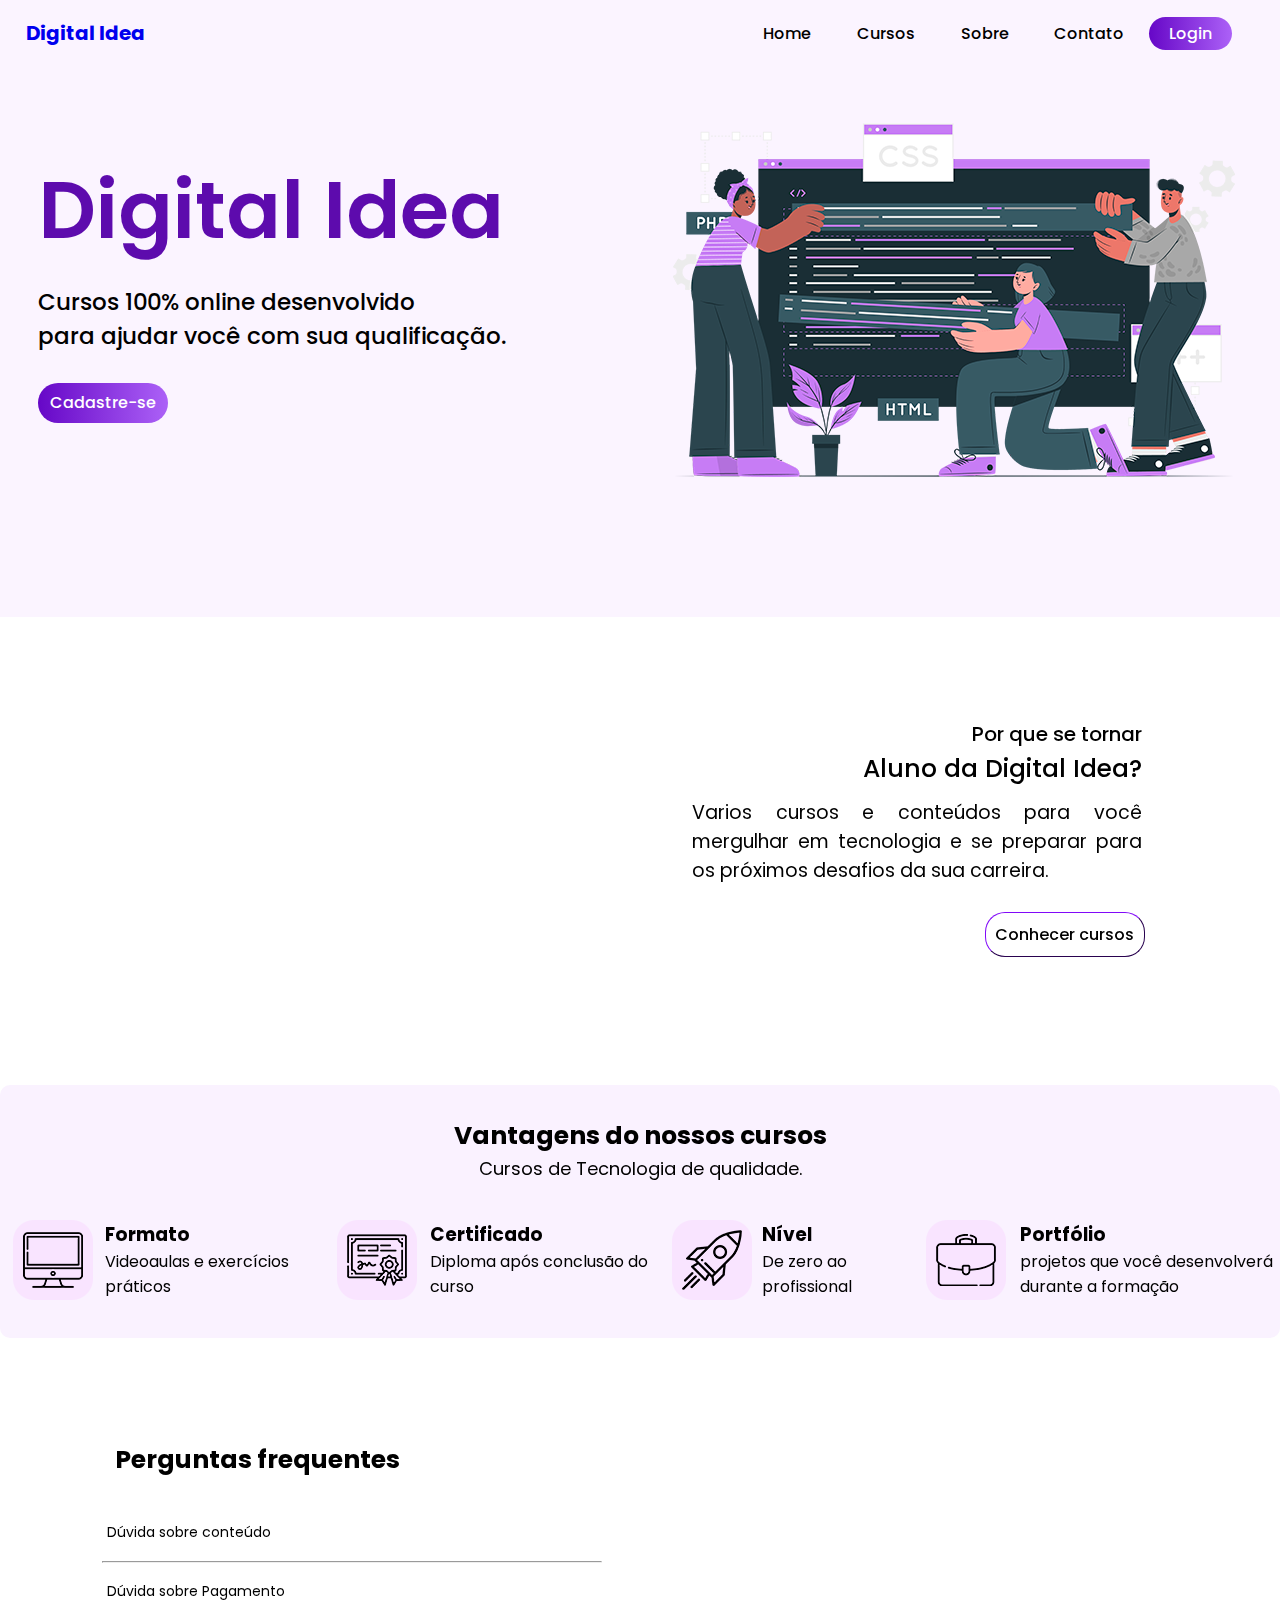
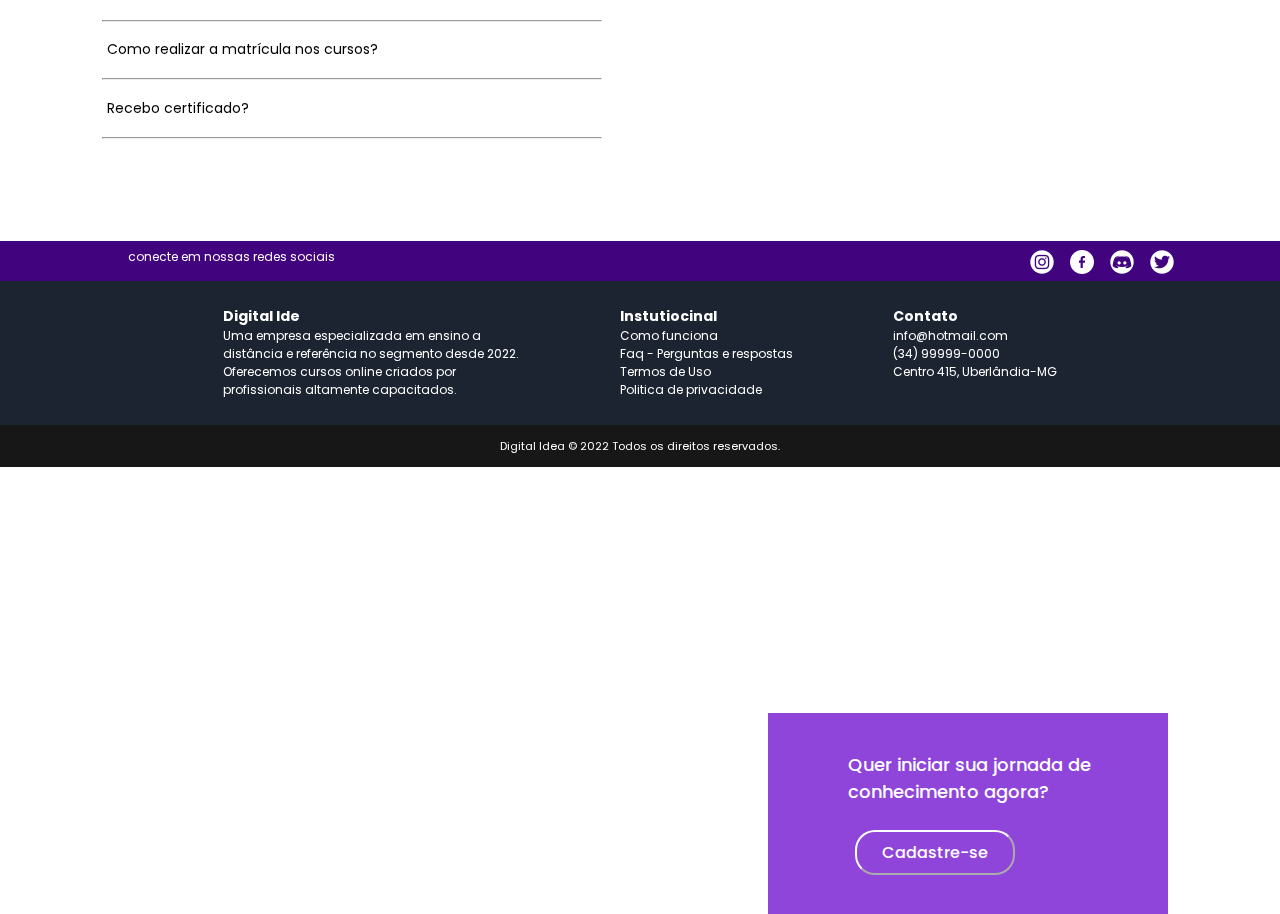
<file: index.html>
<!DOCTYPE html>
<html lang="pt-br">
<head>
    <meta charset="UTF-8">
    <meta http-equiv="X-UA-Compatible" content="IE=edge">
    <meta name="viewport" content="width=device-width, initial-scale=1.0">
    <link rel="stylesheet" href="style.css">
    <link rel="preconnect" href="https://fonts.googleapis.com">
    <link rel="preconnect" href="https://fonts.gstatic.com" crossorigin>
    <link href="https://fonts.googleapis.com/css2?family=Poppins:ital,wght@0,100;0,200;0,300;0,400;0,500;0,700;0,800;0,900;1,100;1,200;1,300;1,400;1,500;1,600;1,700;1,800;1,900&display=swap" rel="stylesheet">
    <title>Curso Online</title>
</head>
<body>
    <nav class="nav"> <!-- barra navegação -->

        <div class="btn-nav"> 
            <a href="index.html"><button>Home</button></a>
            <a href="cursos.html"><button>Cursos</button></a>
            <a href="sobre.html"><button>Sobre</button></a>
            <a href="contato.html"><button>Contato</button></a>
            <a href="login.html"> <button id="btn-login">Login</button></a>
        </div>

        <div id="logo">
            <a href="index.html"> <h2>
                Digital Idea
            </h2></a>
        </div>
    </nav> <!-- barra navegação -->

    <main class="main"> <!-- Primeira tela -->
        <div class="main-text">
            <h2>Digital Idea</h2>
            <p>Cursos 100% online desenvolvido<br>para ajudar você com sua qualificação.</p>
            <form method="get" action="cadastro.html"> <button type="submit" id="btn-cadastro">Cadastre-se</button> </form>
        </div>
        <div>
            <img src="imagens/img-2.png" alt="img-pro"  id="img-pro">
        </div>
        </main> <!-- Primeira tela -->

        <section class="section1"> <!-- Section -->

            <div class="video"><iframe width="500" height="255" src="https://www.youtube.com/embed/Ptbk2af68e8" title="YouTube video player" frameborder="0" allow="accelerometer; autoplay; clipboard-write; encrypted-media; gyroscope; picture-in-picture" allowfullscreen></iframe></div>

            <div class="div-aluno"> <!-- Resumo aluno -->
                <h2>Por que se tornar</h2>
                <h1>Aluno da Digital Idea?</h1>
                <p>Varios cursos e conteúdos para você mergulhar em tecnologia e se preparar para os próximos desafios da sua carreira. 
                </p>
                <a href="cursos.html"><button id="btn-conhecer">Conhecer cursos</button></a>
            </div> <!-- Resumo aluno -->
            

           
    
    
        </section> <!-- Section -->
    

    <div class="titulo">
        <h1>Vantagens do nossos cursos</h1>
        <p>Cursos de Tecnologia de qualidade.</p>
    </div>

        <div class="resumo"> <!-- Resumo -->
            <div>
                <img src="imagens/pc.png" alt="pc">
                <div class="wrapper"><h3>Formato</h3>
                <p>Videoaulas e exercícios práticos</p> </div>
            </div >
            <div>
                <img src="imagens/certificado.png" alt="certificado">
                <div class="wrapper">  <h3>Certificado</h3>
                <p>Diploma após conclusão do curso</p> </div>
            </div>
            <div >
                <img src="imagens/foguete.png" alt="foguete">
                <div class="wrapper">  <h3>Nível</h3> 
                <p>De zero ao profissional</p> </div>
            </div>
            <div>
                <img src="imagens/mala.png" alt="Portfólio">
                <div class="wrapper">  <h3>Portfólio</h3> 
                <p>projetos que você desenvolverá durante a formação</p> </div>
            </div>
        </div> <!-- Resumo -->


        <section class="section2"> <!-- section2 -->


            <h2 style="font-size: 25px">Perguntas frequentes</h2>

    
            <details>
                <summary>Dúvida sobre conteúdo</summary>
                <p>Os módulos estão divididos de acordo com a progressão didática dos conteúdos, ou seja, de acordo com a sequência que você deve estudar para realmente aprender o conteúdo respeitando os pré-requisitos de cada conteúdo.</p>
            </details>
            <hr>

            <details>
                <summary>Dúvida sobre Pagamento</summary>
                <p>O pagamento pode ser feito com cartão de crédito e débito, boleto bancário, PayPal e Pix.</p>
            </details>
            <hr>

            <details>
                <summary>Como realizar a matrícula nos cursos?</summary>
                <p>Caso ainda não tenha, é necessário realizar um cadastro em nosso portal, preenchendo um formulário (é simples e rápido)! Ao término do cadastro, você já terá seu login e senha de acesso e poderá realizar a matrícula nos cursos disponíveis em nosso catálogo.</p>
            </details>
            <hr>

            <details>
                <summary>Recebo certificado?</summary>
                <p>Sim! Todos os nossos cursos contém emissão de certificado.</p>
            </details>
            <hr>

            <div class="jornada-div">
                <p> Quer iniciar sua jornada de conhecimento agora? </p><br>
                <a href="cadastro.html"> <button >Cadastre-se</button> </a>
            </div>
        </section><!-- section2 -->
      



        <footer> <!-- Footer -->
            <div class="barraredes">
                <p style="font-size: 12px;">conecte em nossas redes sociais</p>
                <div class="redes"> 
                    <a href="#"><img src="imagens/instagram.png" alt=""></a>
                    <a href="#"><img src="imagens/facebook.png" alt=""></a>
                    <a href="#"><img src="imagens/discord.png" alt=""></a>
                    <a href="#"><img src="imagens/twitter.png" alt=""></a>
                </div>
            </div>

            <div class="info">
                <div>
                    <h2>Digital Ide</h2>
                    <p>Uma empresa especializada em ensino a <br> distância e referência no segmento desde 2022.<br> Oferecemos cursos  online criados por <br>profissionais altamente capacitados.</p>
                </div>

                <div> 
                    <h2>Instutiocinal</h2>
                    <p>Como funciona</p>
                    <p>Faq - Perguntas e respostas</p>
                    <p>Termos de Uso</p>
                    <p>Politica de privacidade</p>
                </div>

                <div>
                    <h2>Contato</h2>
                    <p>info@hotmail.com</p>
                    <p>(34) 99999-0000</p>
                    <p>Centro 415, Uberlândia-MG</p>
                </div>
            </div>

            <div class="direitos">
                <p>Digital Idea © 2022 Todos os direitos reservados.</p>
            </div>


        </footer> <!-- Footer -->

</body>
</html>
</file>
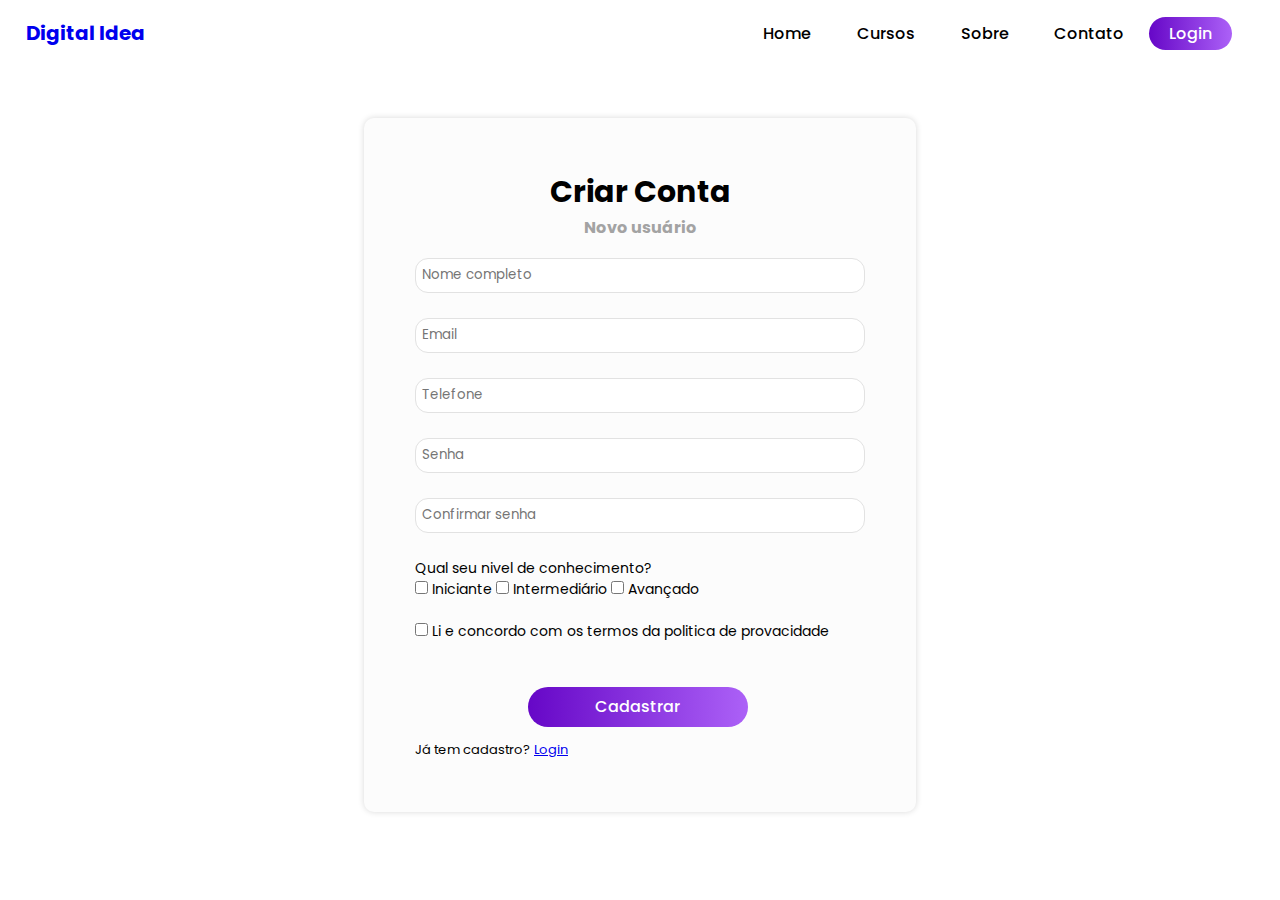
<file: cadastro.html>
<!DOCTYPE html>
<html lang="pt-br">
<head>
    <meta charset="UTF-8">
    <meta http-equiv="X-UA-Compatible" content="IE=edge">
    <meta name="viewport" content="width=device-width, initial-scale=1.0">
    <link rel="stylesheet" href="stylecadastro.css">
    <link rel="preconnect" href="https://fonts.googleapis.com">
    <link rel="preconnect" href="https://fonts.gstatic.com" crossorigin>
    <link href="https://fonts.googleapis.com/css2?family=Poppins:ital,wght@0,100;0,200;0,300;0,400;0,500;0,700;0,800;0,900;1,100;1,200;1,300;1,400;1,500;1,600;1,700;1,800;1,900&display=swap" rel="stylesheet">
    <title>Curso Online</title>
</head>
<body>
    <nav class="nav"> <!-- barra navegação -->
        <div class="btn-nav"> 
            <a href="index.html"><button>Home</button></a>
            <a href="cursos.html"><button>Cursos</button></a>
            <a href="sobre.html"><button>Sobre</button></a>
            <a href="contato.html"><button>Contato</button></a>
            <a href="login.html"> <button id="btn-login">Login</button></a>
        </div>
        <div id="logo">
            <a href="index.html"> <h2>
                Digital Idea
            </h2></a>
        </div>
    </nav> <!-- barra navegação -->

    <div class="cadastro"> <!-- cadastro -->

        <div class="divbase"> <!-- divbase -->
            <h2>Criar Conta</h2>
            <h3>Novo usuário</h3>

            <div class="inputcadastro"> <!-- inputcadastro -->
                <input type="Nome completo" placeholder="Nome completo"> <br>
                <input type="email" placeholder="Email" ><br>
                <input type="text" placeholder="Telefone"><br>
                <input type="password" placeholder="Senha"><br>
                <input type="password" placeholder="Confirmar senha"><br> 
            </div> <!-- inputcadastro -->
             
            <div class="label1" class="divcheck"> <!-- divcheck -->
                <p>Qual seu nivel de conhecimento?</p>
                <input type="checkbox">
                    <label>Iniciante</label>
                <input type="checkbox">
                    <label>Intermediário</label>
                <input type="checkbox">
                    <label>Avançado</label> <br> <br>
            
            <input type="checkbox">
            <label class="label1">Li e concordo com os termos da politica de provacidade </label> </div> <!-- divcheck -->

            <button>Cadastrar</button>
            <p class="p1">Já tem cadastro? <a href="login.html">Login</a></p>
        </div> <!-- divbase -->
        
    </div> <!-- cadastro -->
</file>
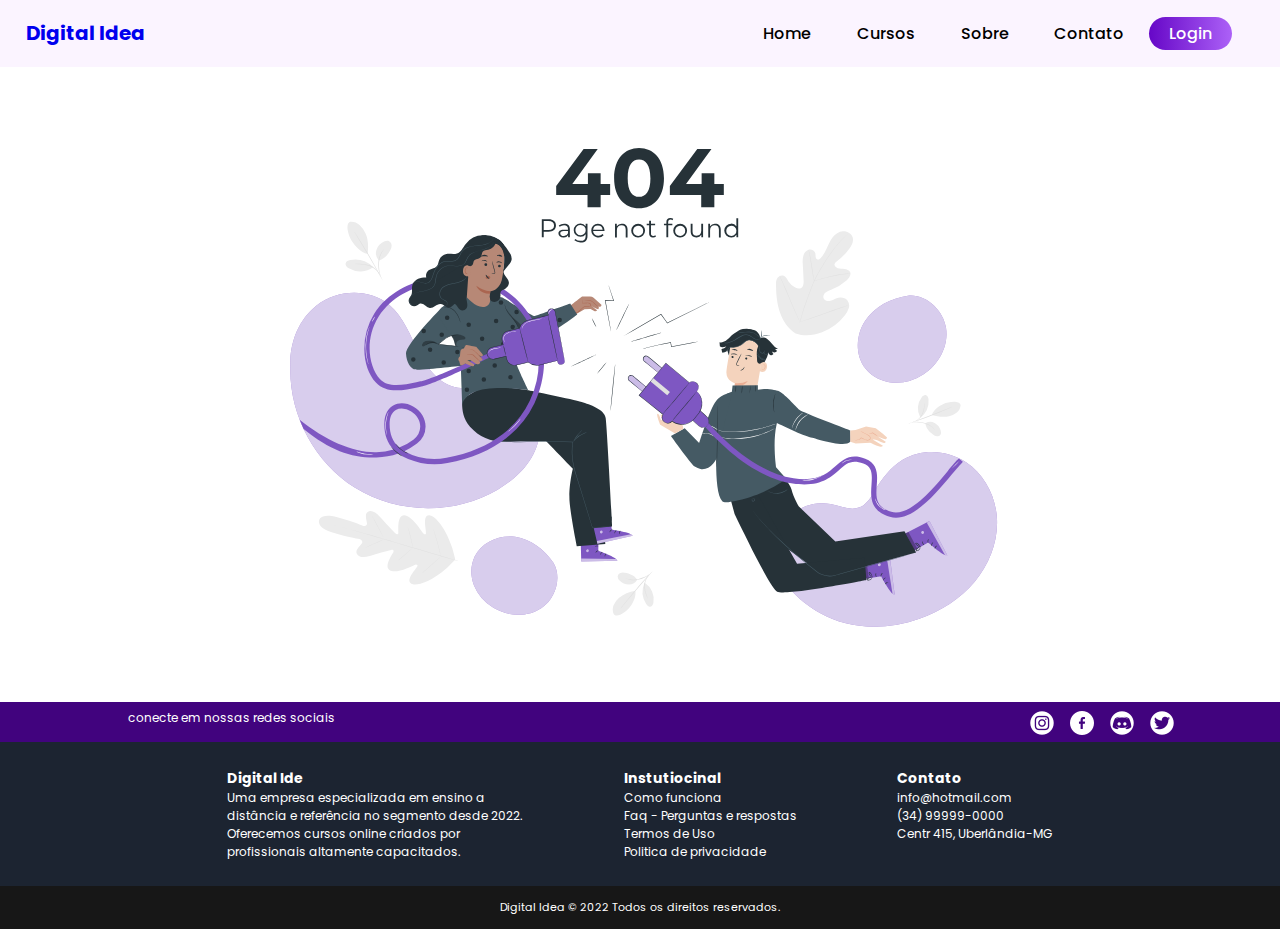
<file: contato.html>
<!DOCTYPE html>
<html lang="pt-br">
<head>
    <meta charset="UTF-8">
    <meta http-equiv="X-UA-Compatible" content="IE=edge">
    <meta name="viewport" content="width=device-width, initial-scale=1.0">
    <link rel="stylesheet" href="stylecontato.css">
    <link rel="preconnect" href="https://fonts.googleapis.com">
    <link rel="preconnect" href="https://fonts.gstatic.com" crossorigin>
    <link href="https://fonts.googleapis.com/css2?family=Poppins:ital,wght@0,100;0,200;0,300;0,400;0,500;0,700;0,800;0,900;1,100;1,200;1,300;1,400;1,500;1,600;1,700;1,800;1,900&display=swap" rel="stylesheet">
    <title>Curso Online</title>
</head>
<body>
    <nav class="nav"> <!-- barra navegação -->

        <div class="btn-nav"> 
            <a href="index.html"><button>Home</button></a>
            <a href="cursos.html"><button>Cursos</button></a>
            <a href="sobre.html"><button>Sobre</button></a>
            <a href="contato.html"><button>Contato</button></a>
            <a href="login.html"> <button id="btn-login">Login</button></a>
        </div>

        <div id="logo">
            <a href="index.html"> <h2>
                Digital Idea
            </h2></a>
        </div>
    </nav> <!-- barra navegação -->

    <div class="animação" >
        <img src="imagens/404.svg" alt="">
   
    </div>



    <footer> <!-- Footer -->
        <div class="barraredes">
            <p style="font-size: 12px;">conecte em nossas redes sociais</p>
            <div class="redes"> 
                <a href="#"><img src="imagens/instagram.png" alt=""></a>
                <a href="#"><img src="imagens/facebook.png" alt=""></a>
                <a href="#"><img src="imagens/discord.png" alt=""></a>
                <a href="#"><img src="imagens/twitter.png" alt=""></a>
            </div>
        </div>

        <div class="info">
            <div>
                <h2>Digital Ide</h2>
                <p>Uma empresa especializada em ensino a <br> distância e referência no segmento desde 2022.<br> Oferecemos cursos  online criados por <br>profissionais altamente capacitados.</p>
            </div>

            <div> 
                <h2>Instutiocinal</h2>
                <p>Como funciona</p>
                <p>Faq - Perguntas e respostas</p>
                <p>Termos de Uso</p>
                <p>Politica de privacidade</p>
            </div>

            <div>
                <h2>Contato</h2>
                <p>info@hotmail.com</p>
                <p>(34) 99999-0000</p>
                <p>Centr 415, Uberlândia-MG</p>
            </div>
        </div>

        <div class="direitos">
            <p>Digital Idea © 2022 Todos os direitos reservados.</p>
        </div>


    </footer> <!-- Footer -->

</body>
</html>
</file>
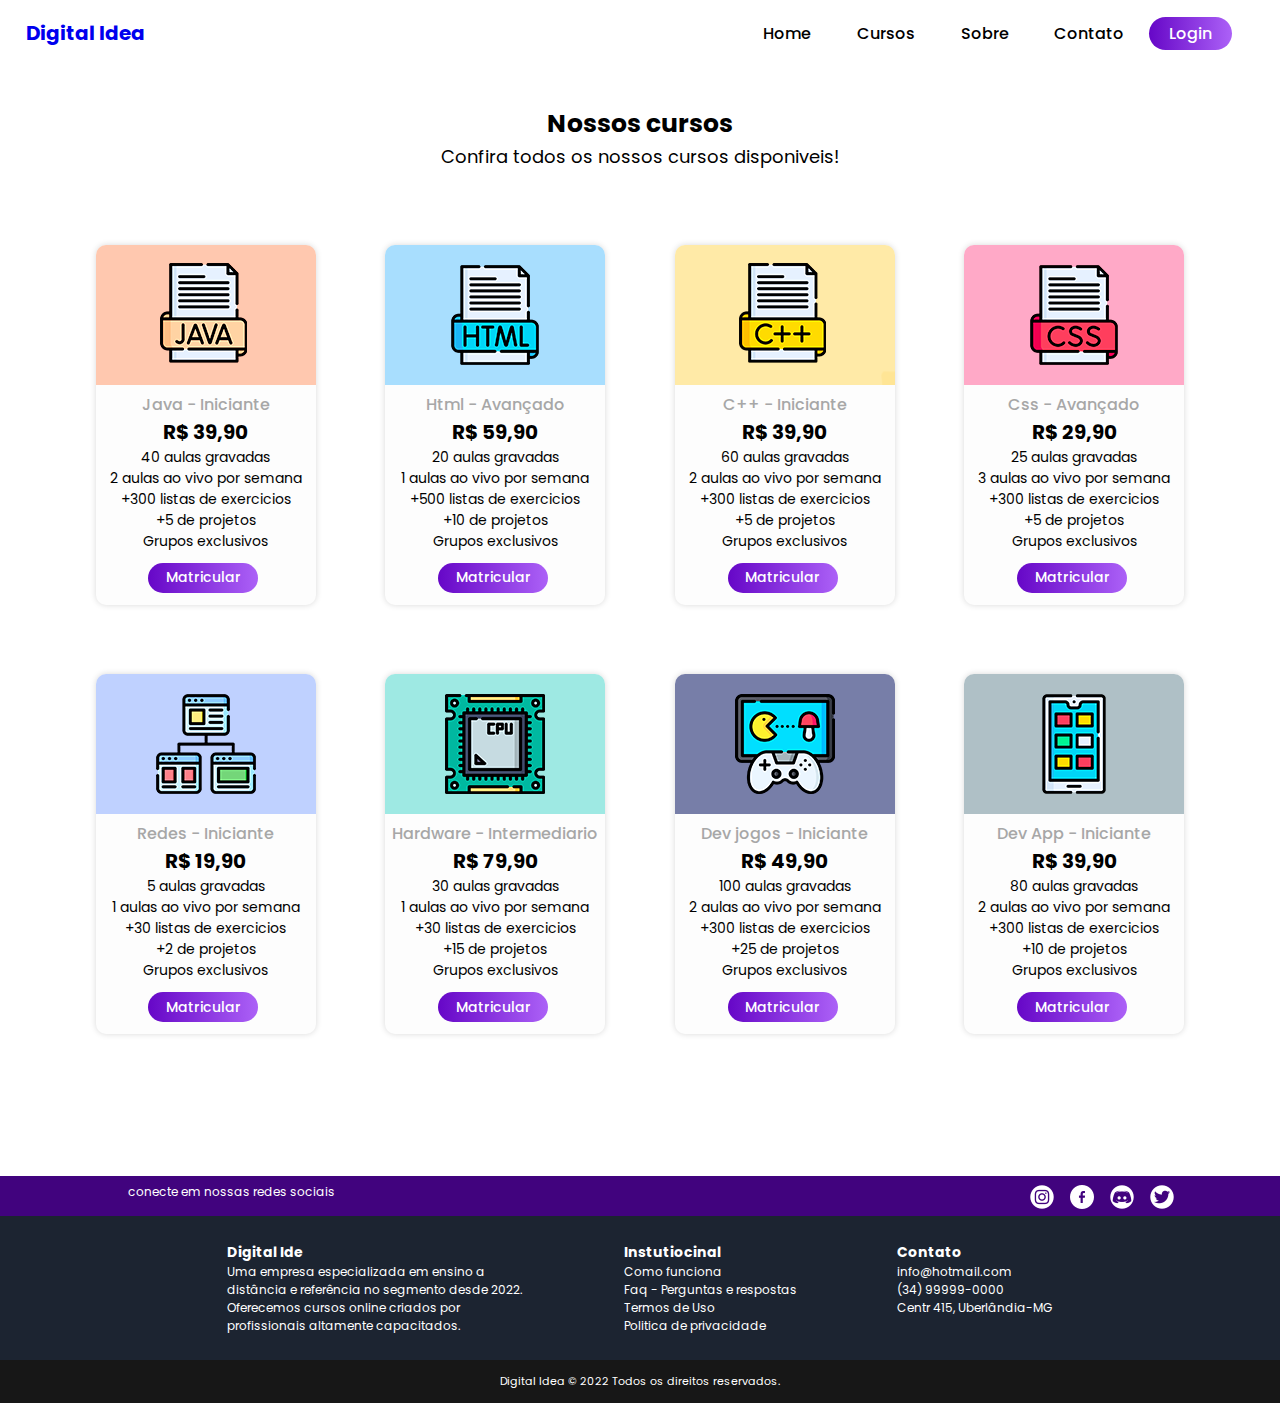
<file: cursos.html>
<!DOCTYPE html>
<html lang="pt-br">
<head>
    <meta charset="UTF-8">
    <meta http-equiv="X-UA-Compatible" content="IE=edge">
    <meta name="viewport" content="width=device-width, initial-scale=1.0">
    <link rel="stylesheet" href="stylecursos.css">
    <link rel="preconnect" href="https://fonts.googleapis.com">
    <link rel="preconnect" href="https://fonts.gstatic.com" crossorigin>
    <link href="https://fonts.googleapis.com/css2?family=Poppins:ital,wght@0,100;0,200;0,300;0,400;0,500;0,700;0,800;0,900;1,100;1,200;1,300;1,400;1,500;1,600;1,700;1,800;1,900&display=swap" rel="stylesheet">
    <title>Curso Online</title>
</head>
<body>
    <nav class="nav"> <!-- barra navegação -->

        <div class="btn-nav"> 
            <a href="index.html"><button>Home</button></a>
            <a href="cursos.html"><button>Cursos</button></a>
            <a href="sobre.html"><button>Sobre</button></a>
            <a href="contato.html"><button>Contato</button></a>
            <a href="login.html"> <button id="btn-login">Login</button></a>
        </div>

        <div id="logo">
            <a href="index.html"> <h2>
                Digital Idea
            </h2></a>
        </div>
    </nav> <!-- barra navegação -->

    <h1 id="titulo">Nossos cursos</h1>
    <p id="p">Confira todos os nossos cursos disponiveis!</p>

    <main class="main">  <!-- Cursos main -->

        <div class="container" >  <!-- Div Cursos -->
            

            <div class="curso">
                <img src="imagens/java2.png" alt="java">
                <h2>Java - Iniciante</h2>
                <p id="preço">R$ 39,90</p>
                <p>40 aulas gravadas <br>
                    2 aulas ao vivo por semana <br>
                    +300 listas de exercicios <br>
                    +5 de projetos <br>
                    Grupos exclusivos <br> </p>
                <button>Matricular</button>   
            </div>

            <div class="curso">
                <img src="imagens/html.png" alt="Html">
                <h2>Html - Avançado</h2>
                <p id="preço">R$ 59,90</p>
                <p>20 aulas gravadas <br>
                    1 aulas ao vivo por semana <br>
                    +500 listas de exercicios <br>
                    +10 de projetos <br>
                    Grupos exclusivos <br> </p>
                <button>Matricular</button>   
            </div>

            <div class="curso">
                <img src="imagens/c++.png" alt="c">
                <h2>C++ - Iniciante</h2>
                <p id="preço">R$ 39,90</p>
                <p>60 aulas gravadas <br>
                    2 aulas ao vivo por semana <br>
                    +300 listas de exercicios <br>
                    +5 de projetos <br>
                    Grupos exclusivos <br> </p>
                <button>Matricular</button> </div>

                <div class="curso">
                    <img src="imagens/css.png" alt="css">
                    <h2>Css - Avançado</h2>
                    <p id="preço">R$ 29,90</p>
                    <p>25 aulas gravadas <br>
                        3 aulas ao vivo por semana <br>
                        +300 listas de exercicios <br>
                        +5 de projetos <br>
                        Grupos exclusivos <br> </p>
                    <button>Matricular</button>   
                </div>
    

                <div class="curso">
                    <img src="imagens/redes.png" alt="css">
                    <h2>Redes - Iniciante</h2>
                    <p id="preço">R$ 19,90</p>
                    <p>5 aulas gravadas <br>
                        1 aulas ao vivo por semana <br>
                        +30 listas de exercicios <br>
                        +2 de projetos <br>
                        Grupos exclusivos <br> </p>
                    <button>Matricular</button>   
                </div>
    
                <div class="curso">
                    <img src="imagens/cpu.png" alt="Html">
                    <h2>Hardware - Intermediario</h2>
                    <p id="preço">R$ 79,90</p>
                    <p>30 aulas gravadas <br>
                        1 aulas ao vivo por semana <br>
                        +30 listas de exercicios <br>
                        +15 de projetos <br>
                        Grupos exclusivos <br> </p>
                    <button>Matricular</button>   
                </div>
    
                <div class="curso">
                    <img src="imagens/game.png" alt="c">
                    <h2>Dev jogos - Iniciante</h2>
                    <p id="preço">R$ 49,90</p>
                    <p>100 aulas gravadas <br>
                        2 aulas ao vivo por semana <br>
                        +300 listas de exercicios <br>
                        +25 de projetos <br>
                        Grupos exclusivos <br> </p>
                    <button>Matricular</button> </div>
    
                <div class="curso">
                     <img src="imagens/mobile.png" alt="c">
                     <h2>Dev App - Iniciante</h2>
                     <p id="preço">R$ 39,90</p>
                     <p>80 aulas gravadas <br>
                          2 aulas ao vivo por semana <br>
                         +300 listas de exercicios <br>
                         +10 de projetos <br>
                          Grupos exclusivos <br> </p>
                    <button>Matricular</button> </div>

    
        </div> <!-- Div Cursos -->

    </main> <!-- Cursos main -->

    <footer> <!-- Footer -->
        <div class="barraredes">
            <p style="font-size: 12px;">conecte em nossas redes sociais</p>
            <div class="redes"> 
                <a href="#"><img src="imagens/instagram.png" alt=""></a>
                <a href="#"><img src="imagens/facebook.png" alt=""></a>
                <a href="#"><img src="imagens/discord.png" alt=""></a>
                <a href="#"><img src="imagens/twitter.png" alt=""></a>
            </div>
        </div>

        <div class="info">
            <div>
                <h2>Digital Ide</h2>
                <p>Uma empresa especializada em ensino a <br> distância e referência no segmento desde 2022.<br> Oferecemos cursos  online criados por <br>profissionais altamente capacitados.</p>
            </div>

            <div> 
                <h2>Instutiocinal</h2>
                <p>Como funciona</p>
                <p>Faq - Perguntas e respostas</p>
                <p>Termos de Uso</p>
                <p>Politica de privacidade</p>
            </div>

            <div>
                <h2>Contato</h2>
                <p>info@hotmail.com</p>
                <p>(34) 99999-0000</p>
                <p>Centr 415, Uberlândia-MG</p>
            </div>
        </div>

        <div class="direitos">
            <p>Digital Idea © 2022 Todos os direitos reservados.</p>
        </div>


    </footer> <!-- Footer -->




</body>
</html>
</file>
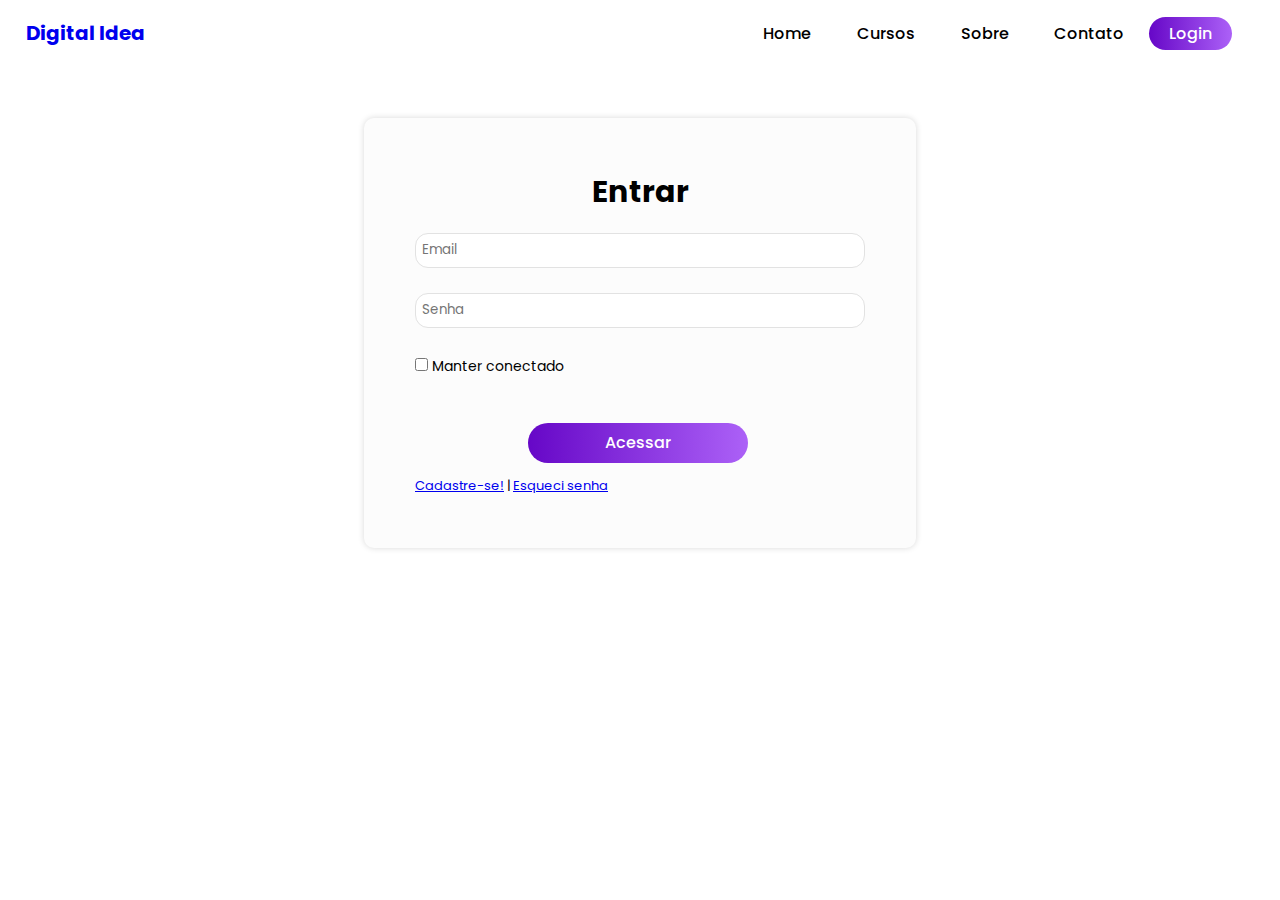
<file: login.html>
<!DOCTYPE html>
<html lang="pt-br">
<head>
    <meta charset="UTF-8">
    <meta http-equiv="X-UA-Compatible" content="IE=edge">
    <meta name="viewport" content="width=device-width, initial-scale=1.0">
    <link rel="stylesheet" href="stylecadastro.css">
    <link rel="preconnect" href="https://fonts.googleapis.com">
    <link rel="preconnect" href="https://fonts.gstatic.com" crossorigin>
    <link href="https://fonts.googleapis.com/css2?family=Poppins:ital,wght@0,100;0,200;0,300;0,400;0,500;0,700;0,800;0,900;1,100;1,200;1,300;1,400;1,500;1,600;1,700;1,800;1,900&display=swap" rel="stylesheet">
    <title>Curso Online</title>
</head>
<body>
    <nav class="nav"> <!-- barra navegação -->
        <div class="btn-nav"> 
            <a href="index.html"><button>Home</button></a>
            <a href="cursos.html"><button>Cursos</button></a>
            <a href="sobre.html"><button>Sobre</button></a>
            <a href="contato.html"><button>Contato</button></a>
            <a href="login.html"> <button id="btn-login">Login</button></a>
        </div>
        <div id="logo">
            <a href="index.html"> <h2>
                Digital Idea
            </h2></a>
        </div>
    </nav> <!-- barra navegação -->

    <div class="cadastro"> <!-- cadastro -->

        <div class="divbase"> <!-- divbase -->
            <h2>Entrar</h2>

            <div class="inputcadastro"> <!-- inputlogin -->
                <input type="email" placeholder="Email"> <br>
                <input type="password" placeholder="Senha"><br>
            </div> <!-- inputlogin -->
            
        <div>  <input type="checkbox">
            <label class="label1">Manter conectado </label> </div> <!-- divcheck -->

            <button>Acessar</button>
            <p class="p1"><a href="cadastro.html">Cadastre-se!</a> | <a href="cadastro.html">Esqueci senha</a></p>
        </div> <!-- divbase -->
        
    </div> <!-- cadastro -->
</file>
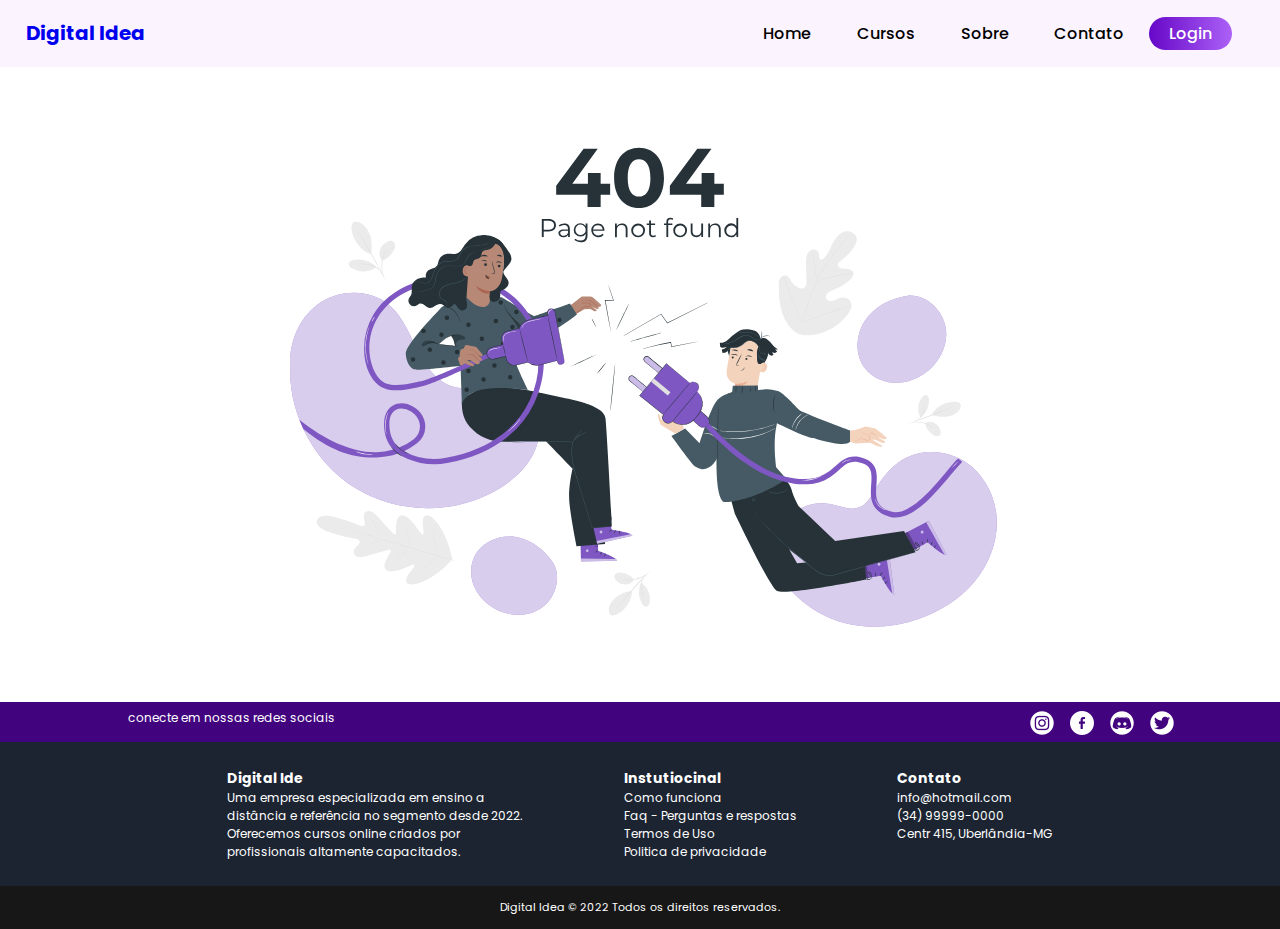
<file: sobre.html>
<!DOCTYPE html>
<html lang="pt-br">
<head>
    <meta charset="UTF-8">
    <meta http-equiv="X-UA-Compatible" content="IE=edge">
    <meta name="viewport" content="width=device-width, initial-scale=1.0">
    <link rel="stylesheet" href="stylesobre.css">
    <link rel="preconnect" href="https://fonts.googleapis.com">
    <link rel="preconnect" href="https://fonts.gstatic.com" crossorigin>
    <link href="https://fonts.googleapis.com/css2?family=Poppins:ital,wght@0,100;0,200;0,300;0,400;0,500;0,700;0,800;0,900;1,100;1,200;1,300;1,400;1,500;1,600;1,700;1,800;1,900&display=swap" rel="stylesheet">
    <title>Curso Online</title>
</head>
<body>
    <nav class="nav"> <!-- barra navegação -->

        <div class="btn-nav"> 
            <a href="index.html"><button>Home</button></a>
            <a href="cursos.html"><button>Cursos</button></a>
            <a href="sobre.html"><button>Sobre</button></a>
            <a href="contato.html"><button>Contato</button></a>
            <a href="login.html"> <button id="btn-login">Login</button></a>
        </div>

        <div id="logo">
            <a href="index.html"> <h2>
                Digital Idea
            </h2></a>
        </div>
    </nav> <!-- barra navegação -->

    <div class="animação" >
        <img src="imagens/404.svg" alt="">
   
    </div>



    <footer> <!-- Footer -->
        <div class="barraredes">
            <p style="font-size: 12px;">conecte em nossas redes sociais</p>
            <div class="redes"> 
                <a href="#"><img src="imagens/instagram.png" alt=""></a>
                <a href="#"><img src="imagens/facebook.png" alt=""></a>
                <a href="#"><img src="imagens/discord.png" alt=""></a>
                <a href="#"><img src="imagens/twitter.png" alt=""></a>
            </div>
        </div>

        <div class="info">
            <div>
                <h2>Digital Ide</h2>
                <p>Uma empresa especializada em ensino a <br> distância e referência no segmento desde 2022.<br> Oferecemos cursos  online criados por <br>profissionais altamente capacitados.</p>
            </div>

            <div> 
                <h2>Instutiocinal</h2>
                <p>Como funciona</p>
                <p>Faq - Perguntas e respostas</p>
                <p>Termos de Uso</p>
                <p>Politica de privacidade</p>
            </div>

            <div>
                <h2>Contato</h2>
                <p>info@hotmail.com</p>
                <p>(34) 99999-0000</p>
                <p>Centr 415, Uberlândia-MG</p>
            </div>
        </div>

        <div class="direitos">
            <p>Digital Idea © 2022 Todos os direitos reservados.</p>
        </div>


    </footer> <!-- Footer -->

</body>
</html>
</file>
<file: style.css>
*{
    font-family: 'Poppins', sans-serif;
    margin: 0;
    padding: 0;
    box-sizing: border-box}

/*====== barra navegação ======*/
.nav{
    display: flex;
    flex-direction: row;
    width: 100%;
    justify-content: flex-end;
    background-color: #fbf4ff;}

.btn-nav{
    margin-right: 3rem;}
.btn-nav > a button {
    background-color: transparent;
    color: rgb(0, 0, 0);
    font-size: 16px;
    font-weight: 500;
    padding: 1.3rem;
    border: none;
 }
.btn-nav > a button:hover {
    cursor: pointer;
    color: blueviolet;
    -webkit-transform: scale(1.05);
    transform: scale(1.05); 
    transition-duration:600ms;}
#btn-login {
    background-image: linear-gradient(to right, #6607C7, #AC61F7);
    color: white;
    border-radius: 20px;
    padding: 4px 20px;
}

/*====== Pagina inicial ======*/
main{
    width: 100%;
    display: flex;
    background-color: #fbf4ff;
    height: 550px;
    margin: auto;
    margin-bottom: 0.5%;
}

.main-text{
    color: rgb(0, 0, 0);
    text-align: justify;
    margin-top: 6.5%;
    width: 500px;
    margin-left: 3%;}
.main-text > h2{
    font-size: 80px;
    color: #5D0BAD;
    font-weight: 600;}
.main-text > p {
    font-size: 23px;
    padding-top: 3%;
    font-weight: 500;
}

#img-pro{
    position: relative;
    left: 14%;
    top: 8%;}

#btn-cadastro{
    background-image: linear-gradient(to right, #6607C7, #AC61F7);
    margin-top: 6%;
    width: 130px;
    height: 40px;
    border-radius: 20px;  
    color: white;
    font-weight: 500;
    font-size: 16px;
    border: none; }   
    
#btn-cadastro:hover{
    background-image: linear-gradient(to right, #5506a3, #8f55c9);
    transition-duration:600ms; 
    cursor:pointer;
    -webkit-transform: scale(1.05);
    transform: scale(1.05); 
}



#logo > a h2 {
    display: flex;
    position: absolute;
    font-size: 20px;
    left: 2%;
    top: 2%;
    text-decoration: none;
}
#logo > a h2:hover{
    cursor: pointer;
    color: #7718d6;
}

/*====== Resumo ======*/

.titulo{
    text-align: center;
    background-color:  #faf2ff;
    padding-top:2.5%;
    width: 1280px;
    margin: auto;
    border-radius: 10px 10px 0px 0px;
    margin-top: 5%;
}
.titulo > h1{
    font-size: 25px;
}
.titulo > p {
    font-size: 18px;
}

.resumo{
    background-color: #faf2ff;
    margin-top: 6%;
    margin: auto;
    display: flex;
    flex-direction: row;
    justify-content: center;
    width: 1280px;
    padding: 3% 0% 3% 0%;
    border-radius: 0px 0px 10px 10px ;}

.resumo div{
    display: flex;
    align-content: center;
    margin-left: 1%;
}
.wrapper{
    display: flex;
    flex-direction: column;
    margin-left: 5%;
    max-width: 300px;
    padding-left: 3%;
}
/*====== Section 1 ======*/

.section1 {
    width: 1280px;
    display: flex;
    background-color: rgb(255, 255, 255);
    height: 340px;
    margin: auto;
    margin-bottom: 0.5%;
    margin-top: 5%;
}
.div-aluno{
    max-width: 450px;
    text-align: justify; 
    margin-top: 3%;
    margin-left: 10% ;
}

.div-aluno > h1 {
    font-size: 25px;
    font-weight: 500;
    padding-bottom: 0.2%;
    text-align: right;
}
.div-aluno > h2 {
    font-size: 20px;
    font-weight: 500;
    padding-bottom: 0.2%;
    text-align: right;}

.div-aluno > p{
    padding-top: 2%;
    font-size:19px;
    text-align: justify;
}


#btn-conhecer{
    background-color: #ffffff;
    border-color: #5506a3;
    margin-top: 6%;
    margin-left: 65%;
    width: 160px;
    height: 45px;
    border-radius: 20px;  
    font-size: 16px;
    font-weight: 500;
    border-width: 1px;
    

}
#btn-conhecer:hover{
    background-color:  #5506a3;
    transition-duration:600ms; 
    cursor:pointer;
    border: none ;
    color: #ffffff;
}

.video{
    margin-left: 5%;
    margin-top: 2%;
}

/*====== Section 2 ======*/
.section2 {
    width: 1280px;
    margin: auto;
    margin: 8%;
    display: flex;
flex-direction: column;}

.section2 > h2{
    margin-bottom: 2%;
    margin-left: 1%;}
.section2 > hr{
    max-width: 500px;
    
}
details{
    max-width: 500px;
    padding-top: 1%;
    padding-bottom: 1%;
}
details > summary{
    font-size: 14px;
    margin: 1%;
    cursor: pointer;
    list-style: none;
    max-width: 450px;}

details > summary:hover{
    color: #5506a3;
}
details > p{
    max-width: 500px;
    margin-left: 1%;
    padding-bottom: 1%;
    font-size: 14px;

}

.jornada-div{
    background-color: #8f45da;
    padding: 3%;
    max-width: 400px;
    justify-content: center;
    position: absolute;
    top: 257%;
    left: 60%;
}
.jornada-div>p{
    color: white;
    margin-left: 13%;
    font-size: 18px;
    font-weight: 500;
}
.jornada-div>a button{
    background-color: transparent;
    border-color: white;
    width: 160px;
    height: 45px;
    border-radius: 20px;  
    font-size: 16px;
    font-weight: 500;
    border-width: 2px;
    color: white;
    margin-left: 15%;
}
.jornada-div> a button:hover{
    background-color:  #ffffff;
    transition-duration:600ms; 
    cursor:pointer;
    border: none ;
    color:#8f45da; }
/*====== Footer ======*/

.barraredes { 
    width: 100%;
    background-color: #41037e;
    height: 40px;
    margin-top: 5%;
    margin: auto;
}
.redes{
    display: flex;
    flex-direction: row;
    justify-content: flex-end;
    margin-right: 10%;
    position: relative;
    left: 30px;
    top: -24px;
  
}
.redes > a img{
    padding: 0.5rem 0.5rem 0rem 0.5rem;
}
.barraredes > p{
    color: white;
    margin-left: 10%;
    padding-top: 0.5%;

}
.info{
    display: flex;
    flex-direction: row;
    justify-content: center;
    background-color: #1C2431;
    padding: 1%;
}
.info > div{
    margin: 1% 4% 1% 4%;
}
.info > div h2{
    font-size: 14px;
    color: white;
}
.info > div p{
    font-size: 12px;
    color: white;
}
.direitos{
    background-color: #171717;
    display: flex;
    justify-content: center;
}
.direitos > p {
    color: white;
    font-size: 11px;
    padding: 1%;
}
</file>
<file: stylecadastro.css>
*{
    font-family: 'Poppins', sans-serif;
    margin: 0;
    padding: 0;
    box-sizing: border-box}

/*====== barra navegação ======*/
.nav{
    display: flex;
    flex-direction: row;
    width: 100%;
    justify-content: flex-end;
    background-color: white;}

.btn-nav{
    margin-right: 3rem;}
.btn-nav > a button {
    background-color: transparent;
    color: rgb(0, 0, 0);
    font-size: 16px;
    font-weight: 500;
    padding: 1.3rem;
    border: none;
 }
.btn-nav > a button:hover {
    cursor: pointer;
    color: blueviolet;
    -webkit-transform: scale(1.05);
    transform: scale(1.05); 
    transition-duration:600ms;}
#btn-login {
    background-image: linear-gradient(to right, #6607C7, #AC61F7);
    color: white;
    border-radius: 20px;
    padding: 4px 20px;
}
#logo > a h2 {
    display: flex;
    position: absolute;
    font-size: 20px;
    left: 2%;
    top: 2%;
    text-decoration: none;
}
#logo > a h2:hover{
    cursor: pointer;
    color: #7718d6;
}


/*====== Cadastro ======*/
.cadastro{
    display: flex;
    margin: auto;
    background-color: rgb(255, 255, 255);
    width: 1280px;
    justify-content: center;}

.divbase{
    background-color: #fcfcfc;
    margin-top: 4%;
    margin-bottom: 4%;
    padding: 4%;
    border-radius: 10px;
    border-color: #cfcfcf;
    box-shadow: 0 0 6px 0px #00000027;
}
.divbase >h2 {
    font-size: 30px;
    text-align: center;}
.divbase >h3 {
    font-size: 16px;
    text-align: center;
    color: #a3a3a3;}

.divbase > button{
    background-image: linear-gradient(to right, #6607C7, #AC61F7);
    margin-top: 10%;
    margin-left: 25%;
    width: 220px;
    height: 40px;
    border-radius: 20px;  
    color: white;
    font-weight: 500;
    font-size: 16px;
    border: none;
}
.divbase > button:hover{
    background-image: linear-gradient(to right, #5506a3, #8f55c9);
    transition-duration:600ms; 
    cursor:pointer;
    -webkit-transform: scale(1.05);
    transform: scale(1.05); }

.inputcadastro{
    display: flex;
    flex-direction: column;
    text-align: center;
    margin-top: 2%;
    padding-top: 2%;}
.inputcadastro > input {
    width: 450px;
    height: 35px;
    border-radius: 13px;
    border-style: solid;
    border-width: 1px;
    border-color: #e2e2e2;
    padding: 7% 0% 0% 0%;
}
 .inputcadastro >input::placeholder {
    text-align: justify;
    position: absolute;
    top: 6px; 
    left: 6px;
 }

 .divcheck > input {
    padding: 6% 0% 0% 0%;

 }
 .label1{
    font-size: 14px;
 }
 .p1 {
    padding-top: 3%;
    font-size: 13px;
   
 }
</file>
<file: stylecontato.css>
*{
    font-family: 'Poppins', sans-serif;
    margin: 0;
    padding: 0;
    box-sizing: border-box}

/*====== barra navegação ======*/
.nav{
    display: flex;
    flex-direction: row;
    width: 100%;
    justify-content: flex-end;
    background-color: #fbf4ff;}

.btn-nav{
    margin-right: 3rem;}
.btn-nav > a button {
    background-color: transparent;
    color: rgb(0, 0, 0);
    font-size: 16px;
    font-weight: 500;
    padding: 1.3rem;
    border: none;
 }
.btn-nav > a button:hover {
    cursor: pointer;
    color: blueviolet;
    -webkit-transform: scale(1.05);
    transform: scale(1.05); 
    transition-duration:600ms;}
#btn-login {
    background-image: linear-gradient(to right, #6607C7, #AC61F7);
    color: white;
    border-radius: 20px;
    padding: 4px 20px;
}
#logo > a h2 {
    display: flex;
    position: absolute;
    font-size: 20px;
    left: 2%;
    top: 2%;
    text-decoration: none;
}
#logo > a h2:hover{
    cursor: pointer;
    color: #7718d6;
}


/*========== Animação =========*/

.sarinha >  h2{
    font-size: 20px;
    margin: auto;
    display: flex;
}
 .animação > img{
    max-width: 800px;
    margin: auto;
    display: flex;
    margin-top: 4%;
    margin-bottom: 4%;

 }


/*====== Footer ======*/

.barraredes { 
    width: 100%;
    background-color: #41037e;
    height: 40px;
    margin-top: 5%;
    margin: auto;
}
.redes{
    display: flex;
    flex-direction: row;
    justify-content: flex-end;
    margin-right: 10%;
    position: relative;
    left: 30px;
    top: -24px;
  
}
.redes > a img{
    padding: 0.5rem 0.5rem 0rem 0.5rem;
}
.barraredes > p{
    color: white;
    margin-left: 10%;
    padding-top: 0.5%;

}
.info{
    display: flex;
    flex-direction: row;
    justify-content: center;
    background-color: #1C2431;
    padding: 1%;
}
.info > div{
    margin: 1% 4% 1% 4%;
}
.info > div h2{
    font-size: 14px;
    color: white;
}
.info > div p{
    font-size: 12px;
    color: white;
}
.direitos{
    background-color: #171717;
    display: flex;
    justify-content: center;
}
.direitos > p {
    color: white;
    font-size: 11px;
    padding: 1%;
}
</file>
<file: stylecursos.css>
*{
    font-family: 'Poppins', sans-serif;
    margin: 0;
    padding: 0;
    box-sizing: border-box}

/*====== barra navegação ======*/
.nav{
    display: flex;
    flex-direction: row;
    width: 100%;
    justify-content: flex-end;
    background-color: white;}

.btn-nav{
    margin-right: 3rem;}
.btn-nav > a button {
    background-color: transparent;
    color: rgb(0, 0, 0);
    font-size: 16px;
    font-weight: 500;
    padding: 1.3rem;
    border: none;
 }
.btn-nav > a button:hover {
    cursor: pointer;
    color: blueviolet;
    -webkit-transform: scale(1.05);
    transform: scale(1.05); 
    transition-duration:600ms;}
#btn-login {
    background-image: linear-gradient(to right, #6607C7, #AC61F7);
    color: white;
    border-radius: 20px;
    padding: 4px 20px;
}
#logo > a h2 {
    display: flex;
    position: absolute;
    font-size: 20px;
    left: 2%;
    top: 2%;
    text-decoration: none;
}
#logo > a h2:hover{
    cursor: pointer;
    color: #7718d6;
}


/*====== Cursos ======*/

.main{
    width: 1280px;
    display: flex;
    background-color: white;
    height: 1000px;
    margin: auto;
    margin-bottom: 0.5%;
    justify-content: center;}

.container {
        width: 1200px;
        max-width: 100%;
        height: 700px;
        max-height: 100%;
        display: flex;
        flex-wrap: wrap;
        background-color: #ffffff;
        justify-content: center;
        top: 4%;
        position: relative;
    }
.container > div {
    margin: 2.9%;
}
#titulo{
    text-align: center;
    font-size: 25px;
    margin-top: 3%;}
#p{
    text-align: center;
    font-size: 18px;


}
/*====== Estilo cursos ======*/
.curso{
    background-color: #fdfdfd;
    width: 220px;
    height: 360px;
    border-radius: 10px;
    box-shadow: 0 0 6px 0px #00000027;
}

.curso > h2 {
    font-size: 16px;
    text-align: center;
    color: #a7a7a7;
    font-weight: 500;
}
.curso > p {
    font-size: 14px;
    text-align: center;}
#preço{
    font-size: 20px;
    font-weight: 700;
}

.curso > img {
    border-radius: 10px 10px 0px 0px;
}
.curso > button{
    background-image: linear-gradient(to right, #6607C7, #AC61F7);
    margin-top: 6%;
    width: 110px;
    height: 30px;
    border-radius: 20px;  
    color: white;
    font-weight: 500;
    font-size: 14px;
    border: none;
    margin: auto;
    margin-left: 24%;
    margin-top: 5%;
}

.curso > button:hover{
    background-image: linear-gradient(to right, #5506a3, #8f55c9);
    transition-duration:600ms; 
    cursor:pointer;
    -webkit-transform: scale(1.05);
    transform: scale(1.05); 
    }
.curso:hover{
    transition-duration:500ms; 
    cursor:pointer;
    -webkit-transform: scale(1.05);
    transform: scale(1.05); 
    box-shadow: 0 0 9px 0px #00000027;
}

/*====== Footer ======*/

.barraredes { 
    width: 100%;
    background-color: #41037e;
    height: 40px;
    margin-top: 5%;
    margin: auto;
}
.redes{
    display: flex;
    flex-direction: row;
    justify-content: flex-end;
    margin-right: 10%;
    position: relative;
    left: 30px;
    top: -24px;
  
}
.redes > a img{
    padding: 0.5rem 0.5rem 0rem 0.5rem;
}
.barraredes > p{
    color: white;
    margin-left: 10%;
    padding-top: 0.5%;

}
.info{
    display: flex;
    flex-direction: row;
    justify-content: center;
    background-color: #1C2431;
    padding: 1%;
}
.info > div{
    margin: 1% 4% 1% 4%;
}
.info > div h2{
    font-size: 14px;
    color: white;
}
.info > div p{
    font-size: 12px;
    color: white;
}
.direitos{
    background-color: #171717;
    display: flex;
    justify-content: center;
}
.direitos > p {
    color: white;
    font-size: 11px;
    padding: 1%;
}
</file>
<file: stylesobre.css>
*{
    font-family: 'Poppins', sans-serif;
    margin: 0;
    padding: 0;
    box-sizing: border-box}

/*====== barra navegação ======*/
.nav{
    display: flex;
    flex-direction: row;
    width: 100%;
    justify-content: flex-end;
    background-color: #fbf4ff;}

.btn-nav{
    margin-right: 3rem;}
.btn-nav > a button {
    background-color: transparent;
    color: rgb(0, 0, 0);
    font-size: 16px;
    font-weight: 500;
    padding: 1.3rem;
    border: none;
 }
.btn-nav > a button:hover {
    cursor: pointer;
    color: blueviolet;
    -webkit-transform: scale(1.05);
    transform: scale(1.05); 
    transition-duration:600ms;}
#btn-login {
    background-image: linear-gradient(to right, #6607C7, #AC61F7);
    color: white;
    border-radius: 20px;
    padding: 4px 20px;
}
#logo > a h2 {
    display: flex;
    position: absolute;
    font-size: 20px;
    left: 2%;
    top: 2%;
    text-decoration: none;
}
#logo > a h2:hover{
    cursor: pointer;
    color: #7718d6;
}


/*========== Animação =========*/

.sarinha >  h2{
    font-size: 20px;
    margin: auto;
    display: flex;
}
 .animação > img{
    max-width: 800px;
    margin: auto;
    display: flex;
    margin-top: 4%;
    margin-bottom: 4%;

 }


/*====== Footer ======*/

.barraredes { 
    width: 100%;
    background-color: #41037e;
    height: 40px;
    margin-top: 5%;
    margin: auto;
}
.redes{
    display: flex;
    flex-direction: row;
    justify-content: flex-end;
    margin-right: 10%;
    position: relative;
    left: 30px;
    top: -24px;
  
}
.redes > a img{
    padding: 0.5rem 0.5rem 0rem 0.5rem;
}
.barraredes > p{
    color: white;
    margin-left: 10%;
    padding-top: 0.5%;

}
.info{
    display: flex;
    flex-direction: row;
    justify-content: center;
    background-color: #1C2431;
    padding: 1%;
}
.info > div{
    margin: 1% 4% 1% 4%;
}
.info > div h2{
    font-size: 14px;
    color: white;
}
.info > div p{
    font-size: 12px;
    color: white;
}
.direitos{
    background-color: #171717;
    display: flex;
    justify-content: center;
}
.direitos > p {
    color: white;
    font-size: 11px;
    padding: 1%;
}
</file>
